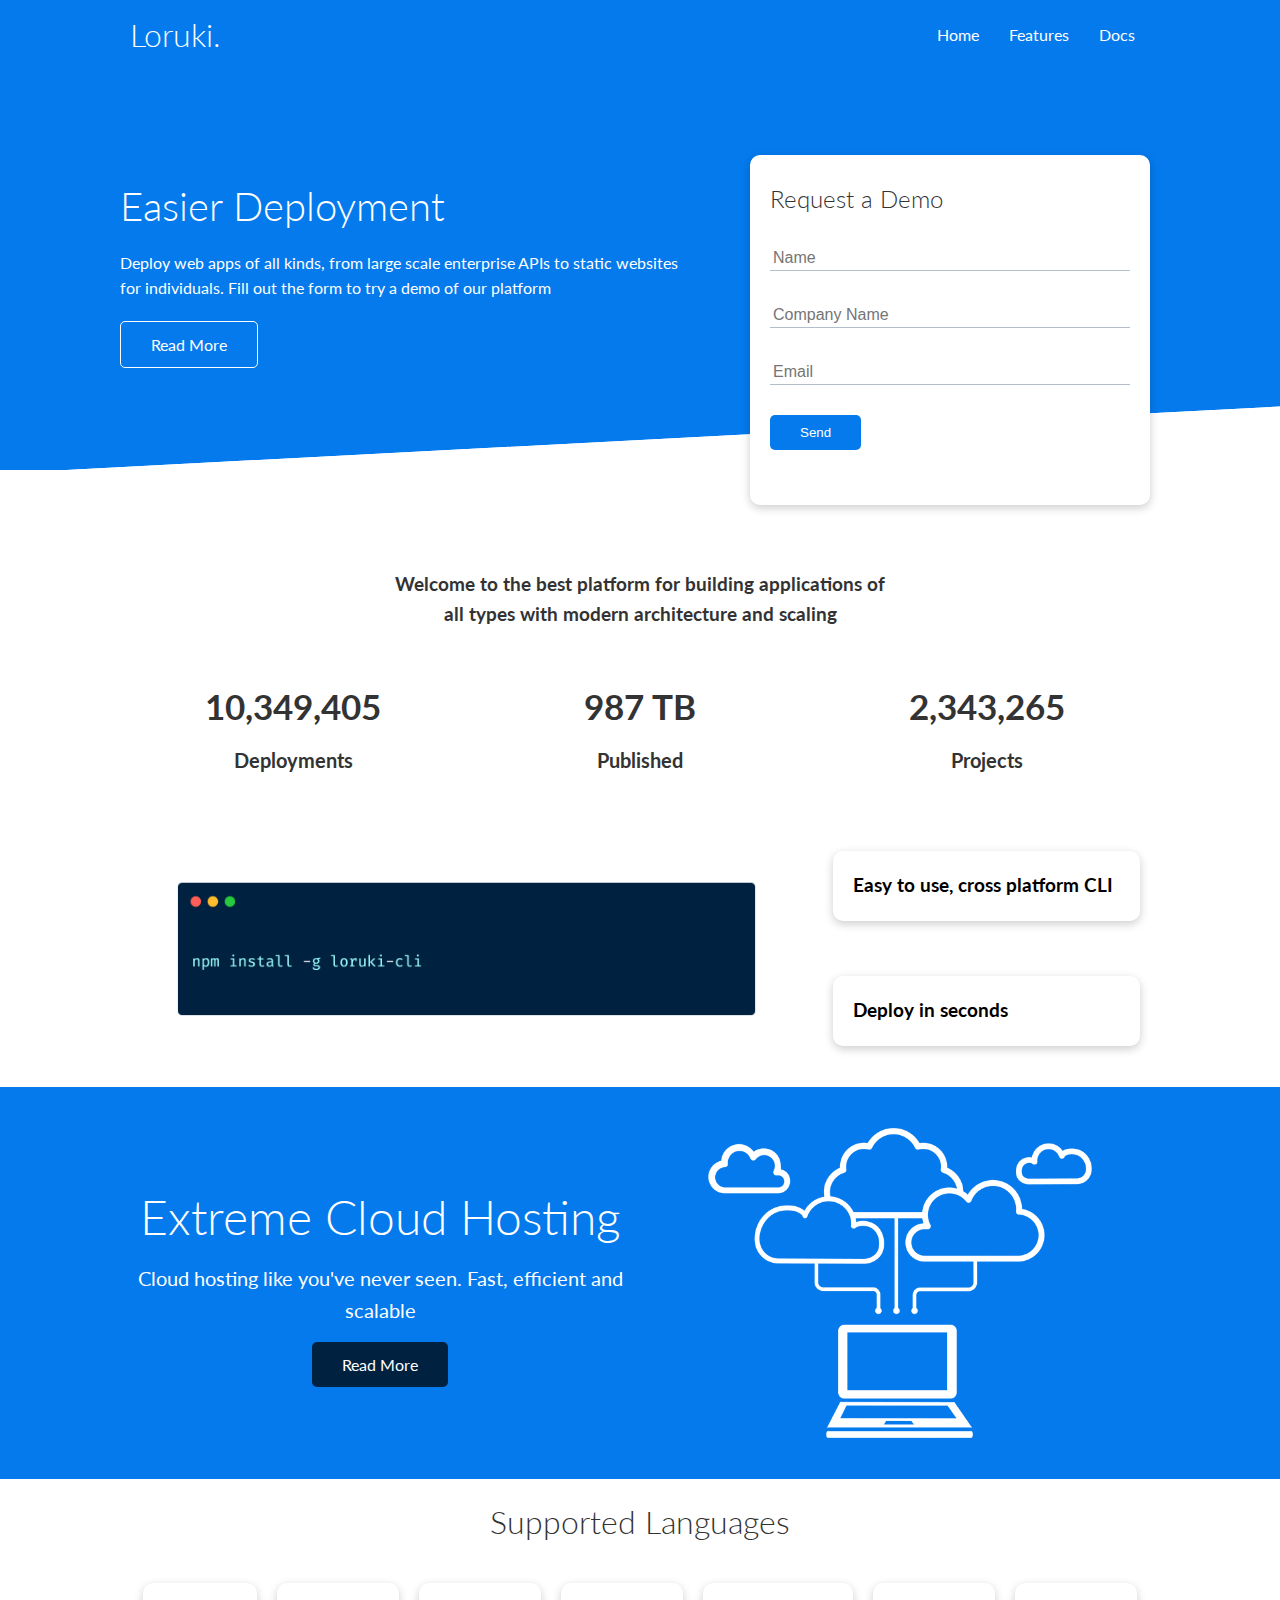
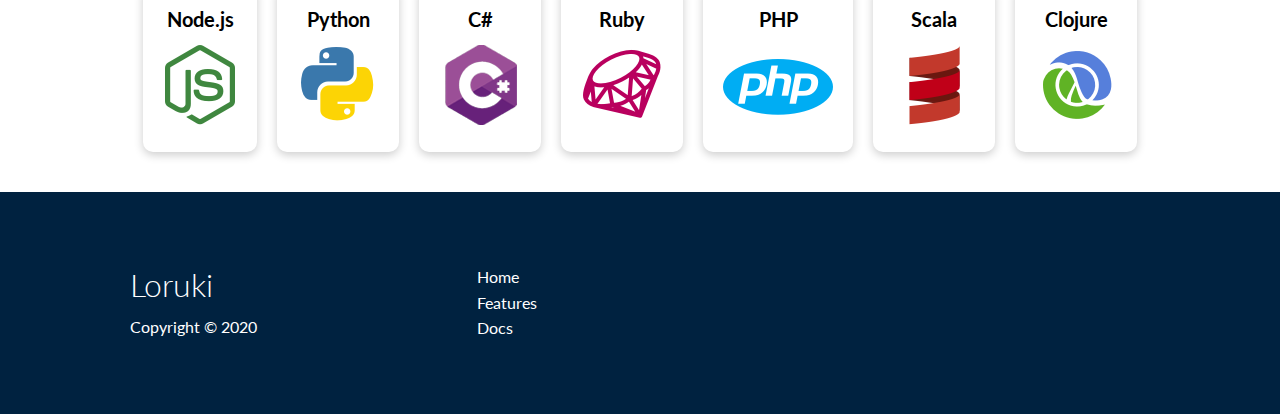
<file: index.html>
<!DOCTYPE html>
<html lang="en">

<head>
    <meta charset="UTF-8">
    <meta http-equiv="X-UA-Compatible" content="IE=edge">
    <meta name="viewport" content="width=device-width, initial-scale=1.0">
    <link rel="stylesheet" href="https://cdnjs.cloudflare.com/ajax/libs/font-awesome/5.15.2/css/all.min.css"
        integrity="sha512-HK5fgLBL+xu6dm/Ii3z4xhlSUyZgTT9tuc/hSrtw6uzJOvgRr2a9jyxxT1ely+B+xFAmJKVSTbpM/CuL7qxO8w=="
        crossorigin="anonymous" />
    <title>Webhosting Site Practice by Ruhul Amin</title>
    <link rel="stylesheet" href="utlities.css">
    <link rel="stylesheet" href="style.css">

</head>

<body>
    <!-- Navbar  -->

    <div class="navbar">
        <div class="container flex">
            <h1 class="logo">Loruki.</h1>
            <nav>
                <ul>
                    <li><a href="index.html">Home</a></li>
                    <li><a href="features.html">Features</a></li>
                    <li><a href="docs.html">Docs</a></li>
                </ul>
            </nav>
        </div>
    </div>

    <!-- showcase  -->
    <section class="showcase">
        <div class="container grid">
            <div class="showcase-text">
                <h1>Easier Deployment</h1>
                <p>Deploy web apps of all kinds, from large scale enterprise APIs to static websites for individuals.
                    Fill out the form to try a demo of our platform</p>
                <a href="features.html" class="btn btn-outline">Read More</a>
            </div>

            <div class="showcase-form card">
                <h2>Request a Demo</h2>
                <!--  <form name="contact" netlify-honeypot="bot-field" method="POST" data-netlify="true">
                <input type="hidden" name="form-name" value="contact">
                <p class="hidden">
                    <label>Don’t fill this out if you're human: <input name="bot-field" /></label>
                  </p>
                <div class="form-control">
                    <input type="text" name="name" placeholder="Name" required>
                </div>
                <div class="form-control">
                    <input type="text" name="company" placeholder="Company Name" required>
                </div>
                <div class="form-control">
                    <input type="email" name="email" placeholder="Email" required>
                </div>
                <input type="submit" value="Send" class="btn btn-primary">
            </form> -->
                <form>
                    <div class="form-control">
                        <input type="text" name="name" placeholder="Name" required>
                    </div>
                    <div class="form-control">
                        <input type="text" name="company" placeholder="Company Name" required>
                    </div>
                    <div class="form-control">
                        <input type="email" name="email" placeholder="Email" required>
                    </div>
                    <input type="submit" value="Send" class="btn btn-primary">
                </form>
            </div>
        </div>
        </div>
    </section>
    <!-- Stats -->
    <section class="stats">
        <div class="container">
            <h3 class="stats-heading text-center my-1">
                Welcome to the best platform for building applications of all types with modern architecture and scaling
            </h3>

            <div class="grid grid-3 text-center my-4">
                <div>
                    <i class="fas fa-server fa-3x"></i>
                    <h3>10,349,405</h3>
                    <p class="text-secondary">Deployments</p>
                </div>
                <div>
                    <i class="fas fa-upload fa-3x"></i>
                    <h3>987 TB</h3>
                    <p class="text-secondary">Published</p>
                </div>
                <div>
                    <i class="fas fa-project-diagram fa-3x"></i>
                    <h3>2,343,265</h3>
                    <p class="text-secondary">Projects</p>
                </div>
            </div>
        </div>
    </section>
    <!-- Cli -->
    <section class="cli">
        <div class="container grid">
            <img src="images/cli.png" alt="">
            <div class="card">
                <h3>Easy to use, cross platform CLI</h3>
            </div>
            <div class="card">
                <h3>Deploy in seconds</h3>
            </div>
        </div>
    </section>
      <!-- Cloud -->
      <section class="cloud bg-primary my-2 py-2">
        <div class="container grid">
            <div class="text-center">
                <h2 class="lg">Extreme Cloud Hosting</h2>
                <p class="lead my-1">Cloud hosting like you've never seen. Fast, efficient and scalable</p>
                <a href="features.html" class="btn btn-dark">Read More</a>
            </div>
            <img src="images/cloud.png" alt="">
        </div>
    </section>
    <!-- Language section  -->
    <section class="languages">
        <h2 class="md text-center my-2">
            Supported Languages
        </h2>
        <div class="container flex">
            <div class="card">
                <h4>Node.js</h4>
                <img src="images/logos/node.png" alt="">
            </div>
            <div class="card">
                <h4>Python</h4>
                <img src="images/logos/python.png" alt="">
              </div>
              <div class="card">
                <h4>C#</h4>
                <img src="images/logos/csharp.png" alt="">
              </div>
              <div class="card">
                <h4>Ruby</h4>
                <img src="images/logos/ruby.png" alt="">
              </div>
              <div class="card">
                <h4>PHP</h4>
                <img src="images/logos/php.png" alt="">
              </div>
              <div class="card">
                <h4>Scala</h4>
                <img src="images/logos/scala.png" alt="">
              </div>
              <div class="card">
                <h4>Clojure</h4>
                <img src="images/logos/clojure.png" alt="">
              </div>
        </div>
    </section>
    <!-- Footer Section  -->
    <footer class="footer bg-dark py-5">
        <div class="container grid grid-3">
            <div>
                <h1>Loruki
                </h1>
                <p>Copyright © 2020</p>
            </div>
            <nav>
                <ul>
                    <li><a href="index.html">Home</a></li>
                    <li><a href="features.html">Features</a></li>
                    <li><a href="docs.html">Docs</a></li>
                </ul>
            </nav>
            <div class="social">
                <a href="#"><i class="fab fa-github fa-2x"></i></a>
                <a href="#"><i class="fab fa-facebook fa-2x"></i></a>
                <a href="#"><i class="fab fa-instagram fa-2x"></i></a>
                <a href="#"><i class="fab fa-twitter fa-2x"></i></a>
            </div>
        </div>
</body>

</html>
</file>
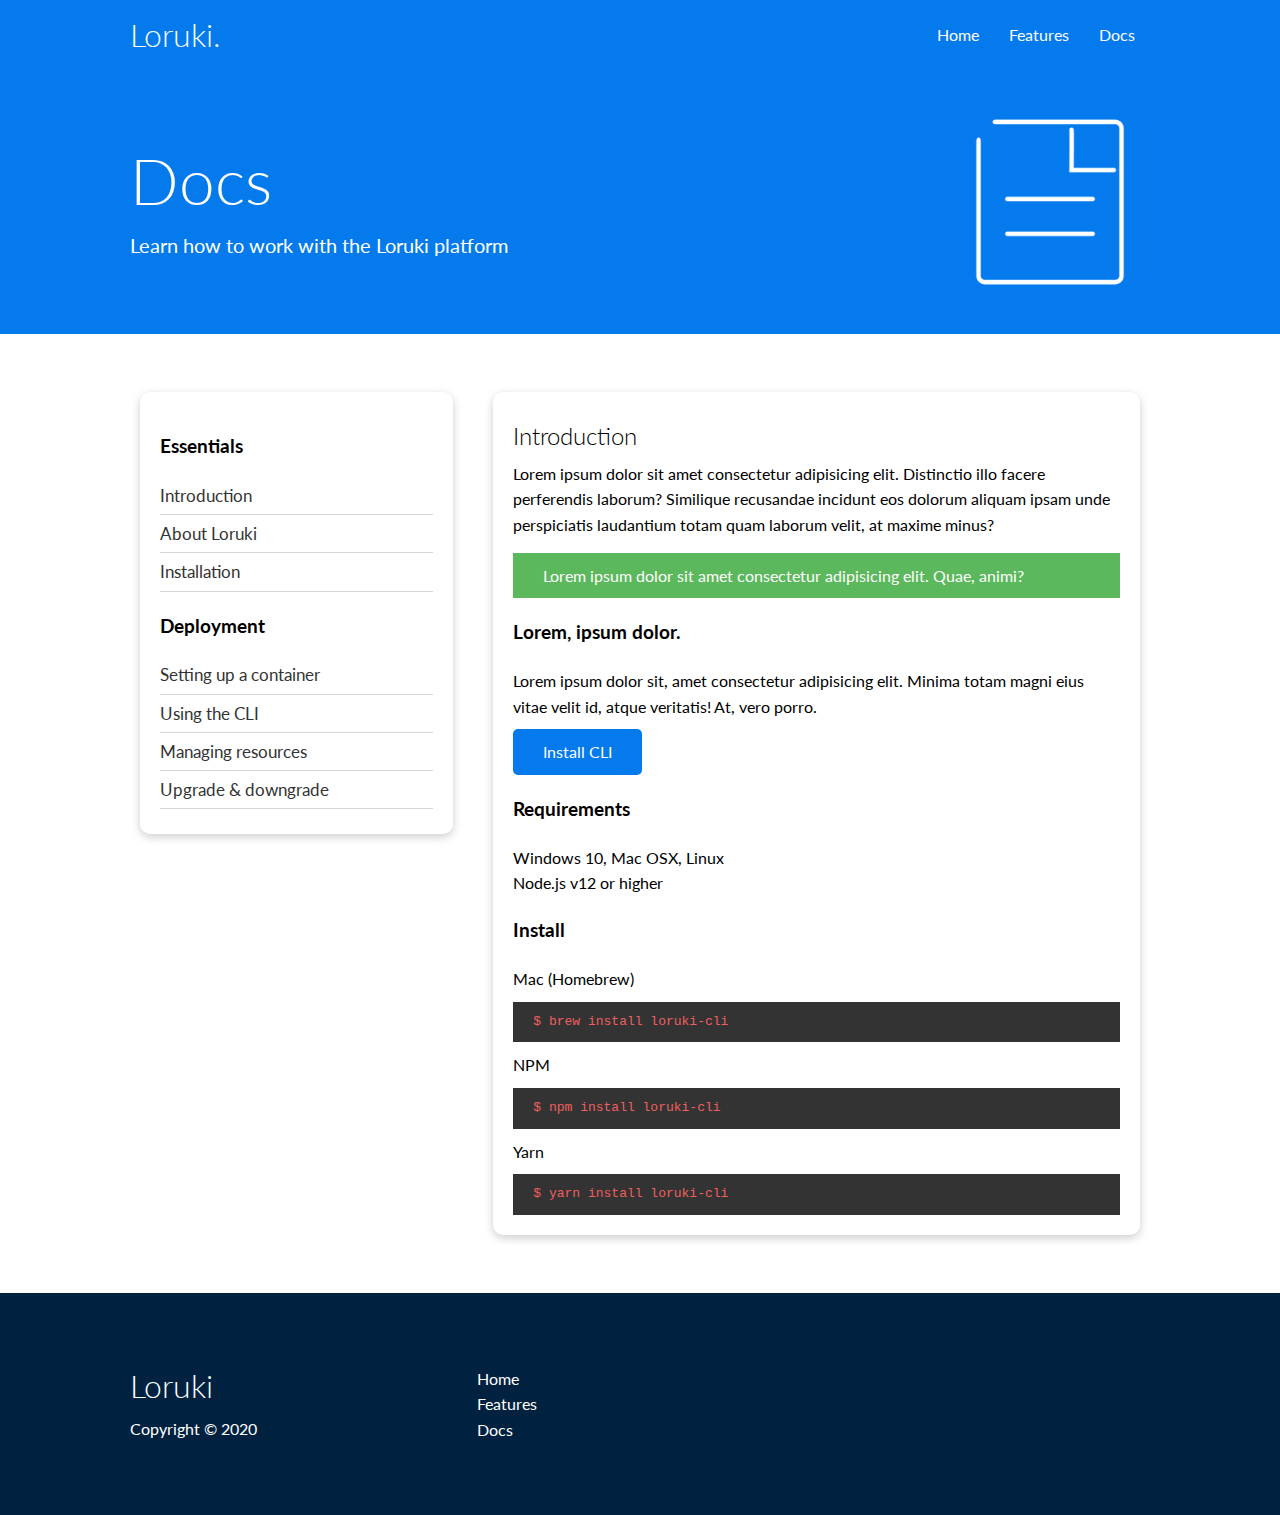
<file: docs.html>
<!DOCTYPE html>
<html lang="en">
<head>
    <meta charset="UTF-8">
    <meta name="viewport" content="width=device-width, initial-scale=1.0">
    <link rel="stylesheet" href="https://cdnjs.cloudflare.com/ajax/libs/font-awesome/5.15.1/css/all.min.css" integrity="sha512-+4zCK9k+qNFUR5X+cKL9EIR+ZOhtIloNl9GIKS57V1MyNsYpYcUrUeQc9vNfzsWfV28IaLL3i96P9sdNyeRssA==" crossorigin="anonymous" />
    <link rel="stylesheet" href="utlities.css">
    <link rel="stylesheet" href="style.css">
    <title>Loruki | Cloud Hosting For Everyone</title>
</head>
<body>
    <!-- Navbar -->
    <div class="navbar">
        <div class="container flex">
            <h1 class="logo">Loruki.</h1>
            <nav>
                <ul>
                    <li><a href="index.html">Home</a></li>
                    <li><a href="features.html">Features</a></li>
                    <li><a href="docs.html">Docs</a></li>
                </ul>
            </nav>
        </div>
    </div>

    <!-- Head -->
    <section class="docs-head bg-primary py-3">
        <div class="container grid">
            <div>
                <h1 class="xl">Docs</h1>
                <p class="lead">
                    Learn how to work with the Loruki platform
                </p>
            </div>
            <img src="images/docs.png" alt="">
        </div>
    </section>

    <!-- Docs main -->
    <section class="docs-main my-4">
        <div class="container grid">
            <div class="card bg-light p-3">
                <h3 class="my-2">Essentials</h3>
                <nav>
                    <ul>
                        <li><a class="text-primary" href="#">Introduction</a></li>
                        <li><a href="#">About Loruki</a></li>
                        <li><a href="#">Installation</a></li>
                    </ul>
                </nav>

                <h3 class="my-2">Deployment</h3>
                <nav>
                    <ul>
                        <li><a href="#">Setting up a container</a></li>
							<li><a href="#">Using the CLI</a></li>
							<li><a href="#">Managing resources</a></li>
							<li><a href="#">Upgrade & downgrade</a></li>
                    </ul>
                </nav>
            </div>
            <div class="card">
                <h2>Introduction</h2>
                <p>Lorem ipsum dolor sit amet consectetur adipisicing elit. Distinctio illo facere perferendis laborum? Similique recusandae incidunt eos dolorum aliquam ipsam unde perspiciatis laudantium totam quam laborum velit, at maxime minus?</p>

                <div class="alert alert-success">
                    <i class="fas fa-info"></i> Lorem ipsum dolor sit amet consectetur adipisicing elit. Quae, animi?
                </div>

                <h3>Lorem, ipsum dolor.</h3>
                <p>Lorem ipsum dolor sit, amet consectetur adipisicing elit. Minima totam magni eius vitae velit id, atque veritatis! At, vero porro.</p>
                <a href="#" class="btn btn-primary">Install CLI</a>

                <h3>Requirements</h3>
                <ul>
                    <li>Windows 10, Mac OSX, Linux</li>
                    <li>Node.js v12 or higher</li>
                </ul>

                <h3>Install</h3>
                <p>Mac (Homebrew)</p>
                <pre><code>$ brew install loruki-cli</code></pre>
                <p>NPM</p>
                <pre><code>$ npm install loruki-cli</code></pre>
                <p>Yarn</p>
                <pre><code>$ yarn install loruki-cli</code></pre>

            </div>
        </div>
    </section>
    
    <!-- Footer -->
    <footer class="footer bg-dark py-5">
        <div class="container grid grid-3">
            <div>
                <h1>Loruki
                </h1>
                <p>Copyright &copy; 2020</p>
            </div>
            <nav>
                <ul>
                    <li><a href="index.html">Home</a></li>
                    <li><a href="features.html">Features</a></li>
                    <li><a href="docs.html">Docs</a></li>
                </ul>
            </nav>
            <div class="social">
                <a href="#"><i class="fab fa-github fa-2x"></i></a>
                <a href="#"><i class="fab fa-facebook fa-2x"></i></a>
                <a href="#"><i class="fab fa-instagram fa-2x"></i></a>
                <a href="#"><i class="fab fa-twitter fa-2x"></i></a>
            </div>
        </div>
    </footer>
</body>
</html>
</file>
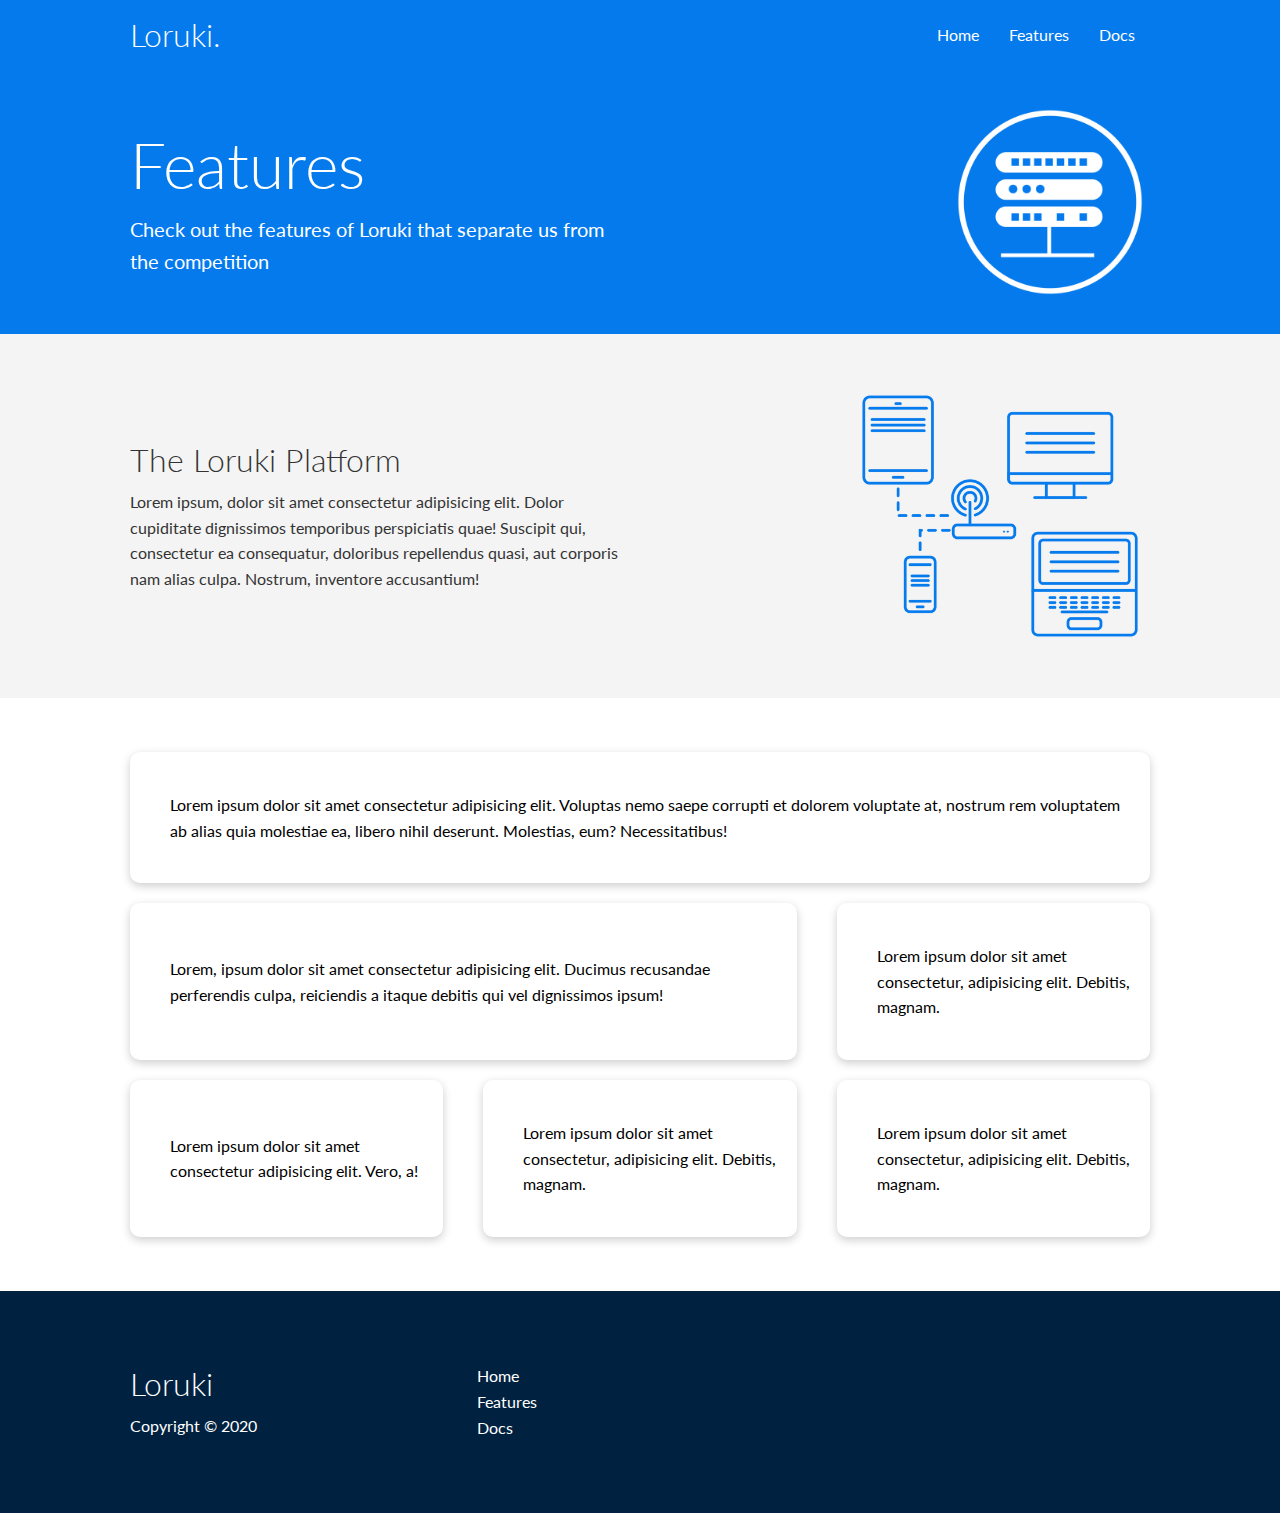
<file: features.html>
<!DOCTYPE html>
<html lang="en">

<head>
    <meta charset="UTF-8">
    <meta http-equiv="X-UA-Compatible" content="IE=edge">
    <meta name="viewport" content="width=device-width, initial-scale=1.0">
    <link rel="stylesheet" href="https://cdnjs.cloudflare.com/ajax/libs/font-awesome/5.15.2/css/all.min.css"
        integrity="sha512-HK5fgLBL+xu6dm/Ii3z4xhlSUyZgTT9tuc/hSrtw6uzJOvgRr2a9jyxxT1ely+B+xFAmJKVSTbpM/CuL7qxO8w=="
        crossorigin="anonymous" />
    <title>Document</title>
    <link rel="stylesheet" href="utlities.css">
    <link rel="stylesheet" href="style.css">

</head>

<body>
    <!-- Navbar  -->

    <div class="navbar">
        <div class="container flex">
            <h1 class="logo">Loruki.</h1>
            <nav>
                <ul>
                    <li><a href="index.html">Home</a></li>
                    <li><a href="features.html">Features</a></li>
                    <li><a href="docs.html">Docs</a></li>
                </ul>
            </nav>
        </div>
    </div>
    <!-- Head -->
    <section class="features-head bg-primary py-3">
        <div class="container grid">
            <div>
                <h1 class="xl">Features</h1>
                <p class="lead">
                    Check out the features of Loruki that separate us from the
						competition
                </p>
            </div>
            <img src="images/server.png" alt="">
        </div>
    </section>

        <!-- Sub head -->
        <section class="features-sub-head bg-light py-3">
            <div class="container grid">
                <div>
                    <h1 class="md">The Loruki Platform</h1>
                    <p>
                        Lorem ipsum, dolor sit amet consectetur adipisicing elit. Dolor cupiditate dignissimos temporibus perspiciatis quae! Suscipit qui, consectetur ea consequatur, doloribus repellendus quasi, aut corporis nam alias culpa. Nostrum, inventore accusantium!
                    </p>
                </div>
                <img src="images/server2.png" alt="">
            </div>
        </section>

        <!-- features main  -->
        
    <section class="features-main my-2">
        <div class="container grid grid-3">
            <div class="card flex">
                <i class="fas fa-server fa-3x"></i>
                <p>Lorem ipsum dolor sit amet consectetur adipisicing elit. Voluptas nemo saepe corrupti et dolorem voluptate at, nostrum rem voluptatem ab alias quia molestiae ea, libero nihil deserunt. Molestias, eum? Necessitatibus!</p>
            </div>
            <div class="card flex">
                <i class="fas fa-network-wired fa-3x"></i>
                <p>
                    Lorem, ipsum dolor sit amet consectetur adipisicing elit. Ducimus
                    recusandae perferendis culpa, reiciendis a itaque debitis qui vel
                    dignissimos ipsum!
                </p>
            </div>
            <div class="card flex">
                <i class="fas fa-laptop-code fa-3x"></i>
                <p>
                    Lorem ipsum dolor sit amet consectetur, adipisicing elit. Debitis,
                    magnam.
                </p>
            </div>
            <div class="card flex">
                <i class="fas fa-database fa-3x"></i>
                <p>
                    Lorem ipsum dolor sit amet consectetur adipisicing elit. Vero, a!
                </p>
            </div>
            <div class="card flex">
                <i class="fas fa-power-off fa-3x"></i>
                <p>
                    Lorem ipsum dolor sit amet consectetur, adipisicing elit. Debitis,
                    magnam.
                </p>
            </div>
            <div class="card flex">
                <i class="fas fa-upload fa-3x"></i>
                <p>
                    Lorem ipsum dolor sit amet consectetur, adipisicing elit. Debitis,
                    magnam.
                </p>
            </div>
        </div>
    </section>

    <!-- Footer Section  -->
    <footer class="footer bg-dark py-5">
        <div class="container grid grid-3">
            <div>
                <h1>Loruki
                </h1>
                <p>Copyright © 2020</p>
            </div>
            <nav>
                <ul>
                    <li><a href="index.html">Home</a></li>
                    <li><a href="features.html">Features</a></li>
                    <li><a href="docs.html">Docs</a></li>
                </ul>
            </nav>
            <div class="social">
                <a href="#"><i class="fab fa-github fa-2x"></i></a>
                <a href="#"><i class="fab fa-facebook fa-2x"></i></a>
                <a href="#"><i class="fab fa-instagram fa-2x"></i></a>
                <a href="#"><i class="fab fa-twitter fa-2x"></i></a>
            </div>
        </div>
</body>

</html>
</file>
<file: utlities.css>
/* utiliti class  */
.container{
    max-width: 1100px;
    margin: 0 auto;
    overflow: auto;
    padding: 0 40px;
}
.btn{
    display: inline-block;
    padding: 10px 30px;
    cursor: pointer;
    background: var(--primarycolor);
    color: #fff;
    border: none;
    border-radius: 5px;
}
.btn:hover{
    transform: scale(0.95);
}
.btn-outline{
    background-color: transparent;
    border: 1px solid #fff;
}
.bg-primary,
.btn-primary{
    background-color: var(--primarycolor);
    color: #fff;
}
.bg-secondary,
.btn-secondary{
    background-color: var(--secondary-color);
    color: #fff;
}
.bg-dark,
.btn-dark{
    background-color: var(--dark-color);
    color: #fff;
}
.bg-dark a,
.btn-dark a{
    color: #fff;

} 
.bg-light,
.btn-light{
    background-color: var(--light-color);
    color: #333;
}
.lead{
    font-size: 20px;
}
.sm{
    font-size: 1rem;
}
.md{
    font-size: 2rem;
}
.lg{
    font-size: 3rem;
}
.xl{
    font-size: 4rem;
}
.flex{
    display: flex;
    justify-content: center;
    align-items: center;
    height: 100%;
}
.grid{
    display: grid;
    grid-template-columns: repeat(2,1fr);
    gap: 20px;
    justify-content: center;
    align-items: center;
    height: 100%;
}

.grid-3{
    grid-template-columns: repeat(3,1fr);
}
.text-center{
    text-align: center;
}
.alert{
    background-color: var(--light-color);
    padding: 10px 20px ;
    margin: 15px 0px;
}
.alert i{
    margin-right: 10px;
}
.alert-success{
    background-color: var(--success-color);
    color: white;
}
.alert-error{
    background-color: var(--error-color);
    color: white;
}
.my-1{
    margin: 1rem 0;
}
.my-2{
    margin: 1.5rem 0;
}
.my-3{
    margin: 2rem 0;
}
.my-4{
    margin: 3rem 0;
}
.my-5{
    margin: 4rem 0;
}
.m-1{
    margin: 1rem;
}
.m-2{
    margin: 1.5rem;
}
.m-3{
    margin: 2rem;
}
.m-4{
    margin: 3rem;
}
.m-5{
    margin: 4rem;
}
/* padding  */
.py-1{
    padding: 1rem 0;
}
.py-2{
    padding: 1.5rem 0;
}
.py-3{
    padding: 2rem 0;
}
.py-4{
    padding: 3rem 0;
}
.py-5{
    padding: 4rem 0;
}
.p-1{
    padding: 1rem;
}
.p-2{
    padding: 1.5rem;
}
.p-3{
    padding: 2rem;
}
.p-4{
    padding: 3rem;
}
.p-5{
    padding: 4rem;
}
</file>
<file: style.css>
@import url('https://fonts.googleapis.com/css2?family=Lato:ital,wght@1,300&display=swap');

:root{
    --primarycolor:#047aed;
    --secondary-color:#1c3fa8;
    --dark-color:#002240;
    --light-color:#f4f4f4;
    --success-color:#5cb85c;
    --error-color:#d9534f;

}
*{
    box-sizing: border-box;
    padding: 0;
    margin: 0;
}
body{
     font-family: ;
     color: #333;
     line-height: 1.6;
     font-family: 'Lato', sans-serif;
}
ul{
    list-style: none;
}
a{
    text-decoration: none;
    color: #333;
}
h1,h2{
    font-weight: 300;
    line-height: 1.2;
    margin: 10px 0;
}
p{
    margin: 10px 0;
}
img{
    width: 100%;
}
code,
pre{
    background: #333;
    color: rgb(238, 95, 95);
    padding: 10px;
}

/* navbar  */
.navbar{
    background-color: var(--primarycolor);
    color: #fff;
    height: 70px;
}
.navbar .flex{
    justify-content: space-between;
}
.navbar ul{
    display: flex;

}
.navbar a{
    color: #fff;
    padding: 10px;
    margin: 0 5px;
}
.navbar a:hover{
    border-bottom: 2px solid #fff;
}
/* showcase section  */
.showcase{
    height: 400px;
    background-color: var(--primarycolor);
    color: #fff;
    position: relative;
}
.showcase-text{
    animation: slideleft 1s ease-in;
}
.showcase .grid{
    grid-template-columns: 55% 45%;
    overflow: visible;
}
.showcase h1{
    font-size: 40px;
}
.showcase p{
    margin: 20px 0;
}
.showcase-form{
    position: relative;
    top: 60px;
    height: 350px;
    width: 400px;
    padding: 40px;
    z-index: 100;
    justify-self: flex-end;
    animation: slideright 1s ease-in;
}
.showcase-form .form-control {
    margin: 30px 0;
}
.showcase-form h2{
    color: #333;
}
.showcase-form input[type='text'],
.showcase-form input[type='email']{
    border: 0;
    border-bottom: 1px solid #b4becb;
    width: 100%;
    padding: 3px;
    font-size: 16px;
}
.showcase::before,.showcase::after {
    content: '';
    position: absolute;
    height: 100px;
    bottom: -70px;
    right: 0;
    left: 0;
    background: #fff;
    transform: skewY(-3deg);
}
.showcase-form input:focus{
    outline: none;
}
.card{
    background-color: #fff;
    border-radius: 10px;
    box-shadow: 0 3px 10px rgba(0, 0, 0, 0.2);
    padding: 20px;
    margin: 10px;
    color: black;
}
/* stats  */
.stats{
    padding-top: 100px;
    animation: slidebottom 1s ease-in;
}
.stats-heading{
    max-width: 500px;
    margin: 0px auto;
}
.stats .grid h3{
    font-size: 35px;
}
.stats .grid p{
    font-size: 20px;
    font-weight: bold;
}

/* Cli  */
.cli .grid{
    grid-template-columns: repeat(3,1fr);
    grid-template-rows: repeat(2,1fr);
}
.cli .grid > *:first-child{
    grid-column: 1 / span 2;
    grid-row: 1 / span 2;
}

/* language section  */
.languages .flex{
    flex-wrap: wrap;
}
.languages .card{
    text-align: center;
    margin: 18px 10px 40px;
    transition: transform .2s ease-in;
}
.languages .card h4{
    font-size: 20px;
    margin-bottom: 10px;
}
.languages .card:hover{
    transform: translateY(-10px);
}
.footer .social a{
    margin: 0 10px;
}

/* feature  */

.features-head img ,.docs-head img {
    width: 200px;
    justify-self: flex-end;
}
.features-sub-head img{
    width: 300px;
    justify-self: flex-end;
}
.features-main .grid{
    padding: 30px;
}
.features-main .card{
    color: black;
}
.features-main .card > i{
    margin-right: 20px;
}
.features-main .grid :nth-child(1){
    grid-column: 1 / span 3;
}
.features-main .grid :nth-child(2){
    grid-column: 1 / span 2;
}
/* docs section  */
.docs-main h3{
    margin: 20px 0;
}
.docs-main .grid{
    grid-template-columns: 1fr 2fr;
    align-items: flex-start;
}
.docs-main nav li{
    font-size: 17px;
    padding-bottom: 5px;
    margin-bottom: 5px ;
    border-bottom: 1px solid #cccc;
}
.docs-main a:hover{
    font-weight: bold;
}

/* animation  */
@keyframes slideleft {
    0% {
        transform: translateX(-100%);
    }
    100%{
        transform: translateX(0);
    }
}
@keyframes slideright{
    0%{
        transform: translateX(100%);
    }
    100%{
        transform: translateX(0);
    }
}
@keyframes slidebottom{
    0%{
        transform: translateY(100%);
    }
    100%{
        transform: translateX(0);
    }
}
@keyframes slidetop{
    0%{
        transform: translateY(-100%);
    }
    100%{
        transform: translateX(0);
    }
}

/* Tablet  */
@media (max-width:950px){
    .grid,
    .showcase .grid,
    .stats .grid,
    .cli .grid ,
    .cloud .grid
    .features-main .grid,
    .docs-main .grid{
        grid-template-columns: 1fr;
        grid-template-rows: 1fr;
    }
.features-head,
.features-sub-head,
.docs-head{
    text-align: center;
}
.features-head img,
.features-sub-head img,
.docs-head img{
    justify-self: center;
}
.features-main .grid :nth-child(1){
    grid-column: 1;
}
.features-main .grid :nth-child(2){
    grid-column: 1 ;
}
.showcase{
    height: auto;
}
.showcase-text{
    text-align: center;
    margin-top: 40px;
    animation: slidetop 1s ease-in;
}
.showcase-form{
    justify-self: center;
    margin: auto;
    animation: slidebottom 1s ease-in;
}
.cli .grid > *:first-child{
    grid-column: 1;
    grid-row: 1;
}


/* Mobile  */
@media (max-width:500px){
    .navbar{
        height: 110px;
    }
    .navbar .flex{
        flex-direction: column;
    }
    .navbar ul{
        padding: 10px;
        background-color: rgba(0, 0, 0, .2);
    }
}
</file>
